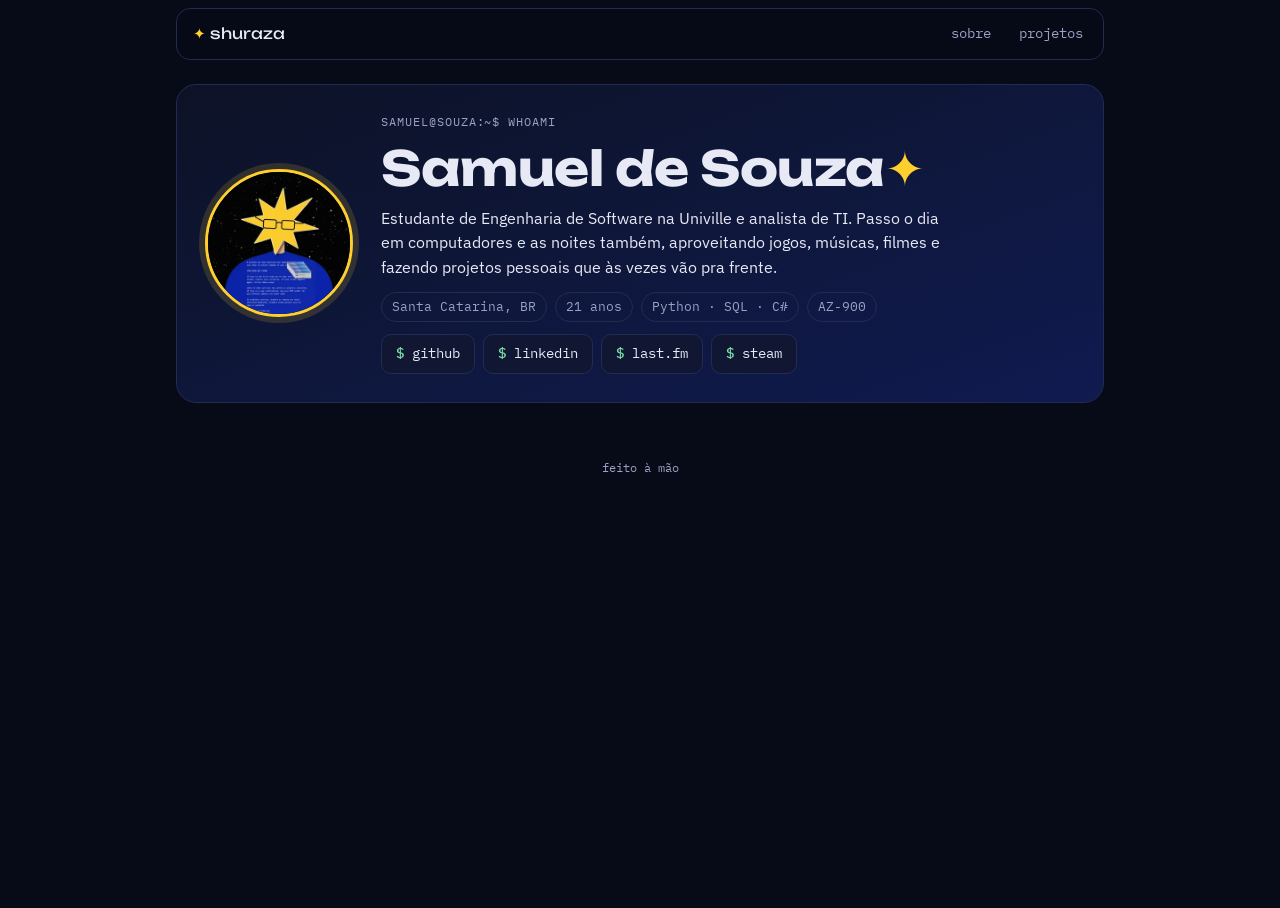
<file: Public/index.html>
<!doctype html>
<html lang="pt-BR">

<head>
  <meta charset="UTF-8" />
  <meta name="viewport" content="width=device-width, initial-scale=1.0" />
  <title>Samuel de Souza</title>
  <meta name="description" content="Quem sou eu?" />
  <link rel="preconnect" href="https://fonts.googleapis.com" />
  <link rel="preconnect" href="https://fonts.gstatic.com" crossorigin />
  <link rel="stylesheet"
    href="https://fonts.googleapis.com/css2?family=Unbounded:wght@500;700&family=IBM+Plex+Sans:wght@400;500;600&family=IBM+Plex+Mono:wght@400;500&display=swap" />
  <link rel="stylesheet" href="assets/css/style.css" />

  <link rel="icon" type="image/png" href="assets/img/favicon.png" />
</head>

<body>
  <header class="topbar">
    <a class="brand" href="./"><span aria-hidden="true">✦</span> shuraza</a>
    <nav aria-label="Navegação principal">
      <ul>
        <li><a href="#sobre">sobre</a></li>
        <li><a href="#projetos">projetos</a></li>
        <!-- <li><a href="upgrade/">upgrade</a></li> -->
      </ul>
    </nav>
  </header>

  <main>
    <section id="sobre" class="hero">
      <img class="hero-avatar" src="assets/img/avatar.webp" alt="Uma estrela amarela de óculos" width="148"
        height="148" />

      <div class="hero-text">
        <p class="hero-label">samuel@souza:~$ whoami</p>
        <h1>
          Samuel de Souza<span class="twinkle" aria-hidden="true">✦</span>
        </h1>
        <p class="hero-bio">
          Estudante de Engenharia de Software na Univille e analista de TI.
          Passo o dia em computadores e as noites também, aproveitando jogos,
          músicas, filmes e fazendo projetos pessoais que às vezes vão pra
          frente.
        </p>

        <ul class="chips">
          <li class="chip">Santa Catarina, BR</li>
          <li class="chip" data-idade>21 anos</li>
          <li class="chip">Python · SQL · C#</li>
          <li class="chip">AZ-900</li>
        </ul>

        <ul class="links">
          <li>
            <a class="btn" href="https://github.com/Shuraza" target="_blank" rel="noopener"><b>$</b> github</a>
          </li>
          <li>
            <a class="btn" href="https://www.linkedin.com/in/samuel-de-souza-5607a8233/" target="_blank"
              rel="noopener"><b>$</b> linkedin</a>
          </li>
          <li>
            <a class="btn" href="https://www.last.fm/user/shuraaw" target="_blank" rel="noopener"><b>$</b> last.fm</a>
          </li>
          <li>
            <a class="btn" href="https://steamcommunity.com/id/bonitaoo" target="_blank" rel="noopener"><b>$</b>
              steam</a>
          </li>
        </ul>
      </div>
    </section>
  </main>

  <footer class="footer">
    <p>feito à mão</p>
  </footer>

  <script type="module" src="assets/js/main.js"></script>
</body>

</html>
</file>
<file: Public/assets/css/style.css>
:root {
    --sky: #070a17;
    --sky-2: #0d1226;
    /* fundo da página */

    --panel: #111733;
    /* fundo dos cards */

    --line: #222b52;
    /* bordas */

    --text: #e7e9f5;
    /* texto principal */

    --muted: #9aa1c4;
    /* texto secundário */

    --star: #ffcf2e;
    /* amarelo da estrela*/

    --bsod: #2541d6;
    /* tela azul */

    --ok: #7ee2a8;
    /* verde do terminal */


    --f-display: "Unbounded", system-ui, sans-serif;
    /* títulos */

    --f-body: "IBM Plex Sans", system-ui, sans-serif;
    --f-mono: "IBM Plex Mono", ui-monospace, monospace;
    /* texto */


    --space: 1.25rem;
    --radius: 16px;
    color-scheme: dark;
    /* alguns jaustes */

}


*,
*::before,
*::after {
    box-sizing: border-box;
}

html {
    scroll-behavior: smooth;
    background: var(--sky);
}

body {
    margin: 0;
    background: var(--sky);
    color: var(--text);
    font-family: var(--f-body);
    line-height: 1.55;

    min-height: 100vh;
}

img {
    max-width: 100%;
    height: auto;
    display: block;

}


a {
    color: inherit;
    /* isso aq faz ficar com a cor do texto em volta */
}

ul,
ol {
    margin: 0;
    padding: 0;
}

/* Quem navega com teclado (Tab)*/
:focus-visible {
    outline: 2px solid var(--star);
    outline-offset: 3px;
    border-radius: 6px;
}



h1,
h2 {
    font-family: var(--f-display);
    font-weight: 500;
    margin: 0;
}

h1 {
    /* clamp(mínimo, ideal, máximo) */
    font-size: clamp(1.9rem, 6vw, 3rem);
    font-weight: 700;
    line-height: 1.05;
    letter-spacing: -0.01em;
    text-wrap: balance;
}

h2 {
    font-size: 1.125rem;
}

p {
    margin: 0;
}


.topbar {
    position: sticky;
    top: 8px;
    z-index: 10;
    max-width: 928px;
    margin: 8px auto 0;
    padding: 8px 8px 8px 16px;
    display: flex;
    justify-content: space-between;
    align-items: center;
    gap: 12px;
    border: 1px solid var(--line);
    border-radius: 14px;
    background: color-mix(in srgb, var(--sky) 80%, transparent);
    backdrop-filter: blur(8px);
    /* desfoca o que passa por trás e fica bonito */
}


@media (max-width: 959px) {
    .topbar {
        margin-inline: 16px;
    }
}

.brand {
    font-family: var(--f-display);
    font-size: 0.95rem;
    text-decoration: none;
}

.brand span {
    color: var(--star);
}

.topbar ul {
    list-style: none;
    display: flex;
    gap: 4px;
}

.topbar nav a {
    display: block;
    padding: 6px 12px;
    border-radius: 9px;
    font-family: var(--f-mono);
    font-size: 0.875rem;
    color: var(--muted);
    text-decoration: none;
}

.topbar nav a:hover {
    color: var(--text);
    background: var(--panel);
}

main {
    max-width: 960px;
    margin: 0 auto;
    padding: 24px 16px 48px;
    display: grid;
    gap: var(--space);
}


main section {
    scroll-margin-top: 80px;
}

.footer {
    display: grid;
    gap: 4px;
    padding: 8px 16px 40px;
    text-align: center;
    font-family: var(--f-mono);
    font-size: 0.75rem;
    color: var(--muted);
}


.btn {
    display: inline-block;
    padding: 8px 14px;
    border: 1px solid var(--line);
    border-radius: 10px;
    background: var(--panel);
    font-family: var(--f-mono);
    font-size: 0.875rem;
    text-decoration: none;
    transition: border-color 0.15s;
    /* a borda muda de cor suavemente */
}

.btn b {
    color: var(--ok);
    font-weight: 500;
}

.btn:hover {
    border-color: var(--star);
}


.chip {
    padding: 4px 10px;
    border: 1px solid var(--line);
    border-radius: 999px;
    font-family: var(--f-mono);
    font-size: 0.8125rem;
    color: var(--muted);
}

.chips,
.links {
    list-style: none;
    display: flex;
    flex-wrap: wrap;
    gap: 8px;
}



.hero {
    display: flex;
    flex-direction: column;
    gap: 24px;
    padding: 28px;
    border: 1px solid var(--line);
    border-radius: 20px;
    /* gradiente na diagonal */
    background: linear-gradient(160deg, var(--sky-2), color-mix(in srgb, var(--sky) 70%, var(--bsod) 30%));
}

.hero-avatar {
    width: 112px;
    border-radius: 50%;
    border: 3px solid var(--star);
    /* box-shadow sem desfoque vira uma "segunda borda" transparente */
    box-shadow: 0 0 0 6px color-mix(in srgb, var(--star) 15%, transparent);
}

.hero-text {
    display: grid;
    gap: 12px;
}

.hero-label {
    font-family: var(--f-mono);
    font-size: 0.75rem;
    text-transform: uppercase;
    letter-spacing: 0.08em;
    color: var(--muted);
}

.hero-bio {
    max-width: 58ch;
}

.twinkle {
    color: var(--star);
}



@media (min-width: 760px) {
    .hero {
        flex-direction: row;
        align-items: center;
        gap: 28px;
    }

    .hero-avatar {
        width: 148px;
        flex-shrink: 0;
    }
}
</file>
